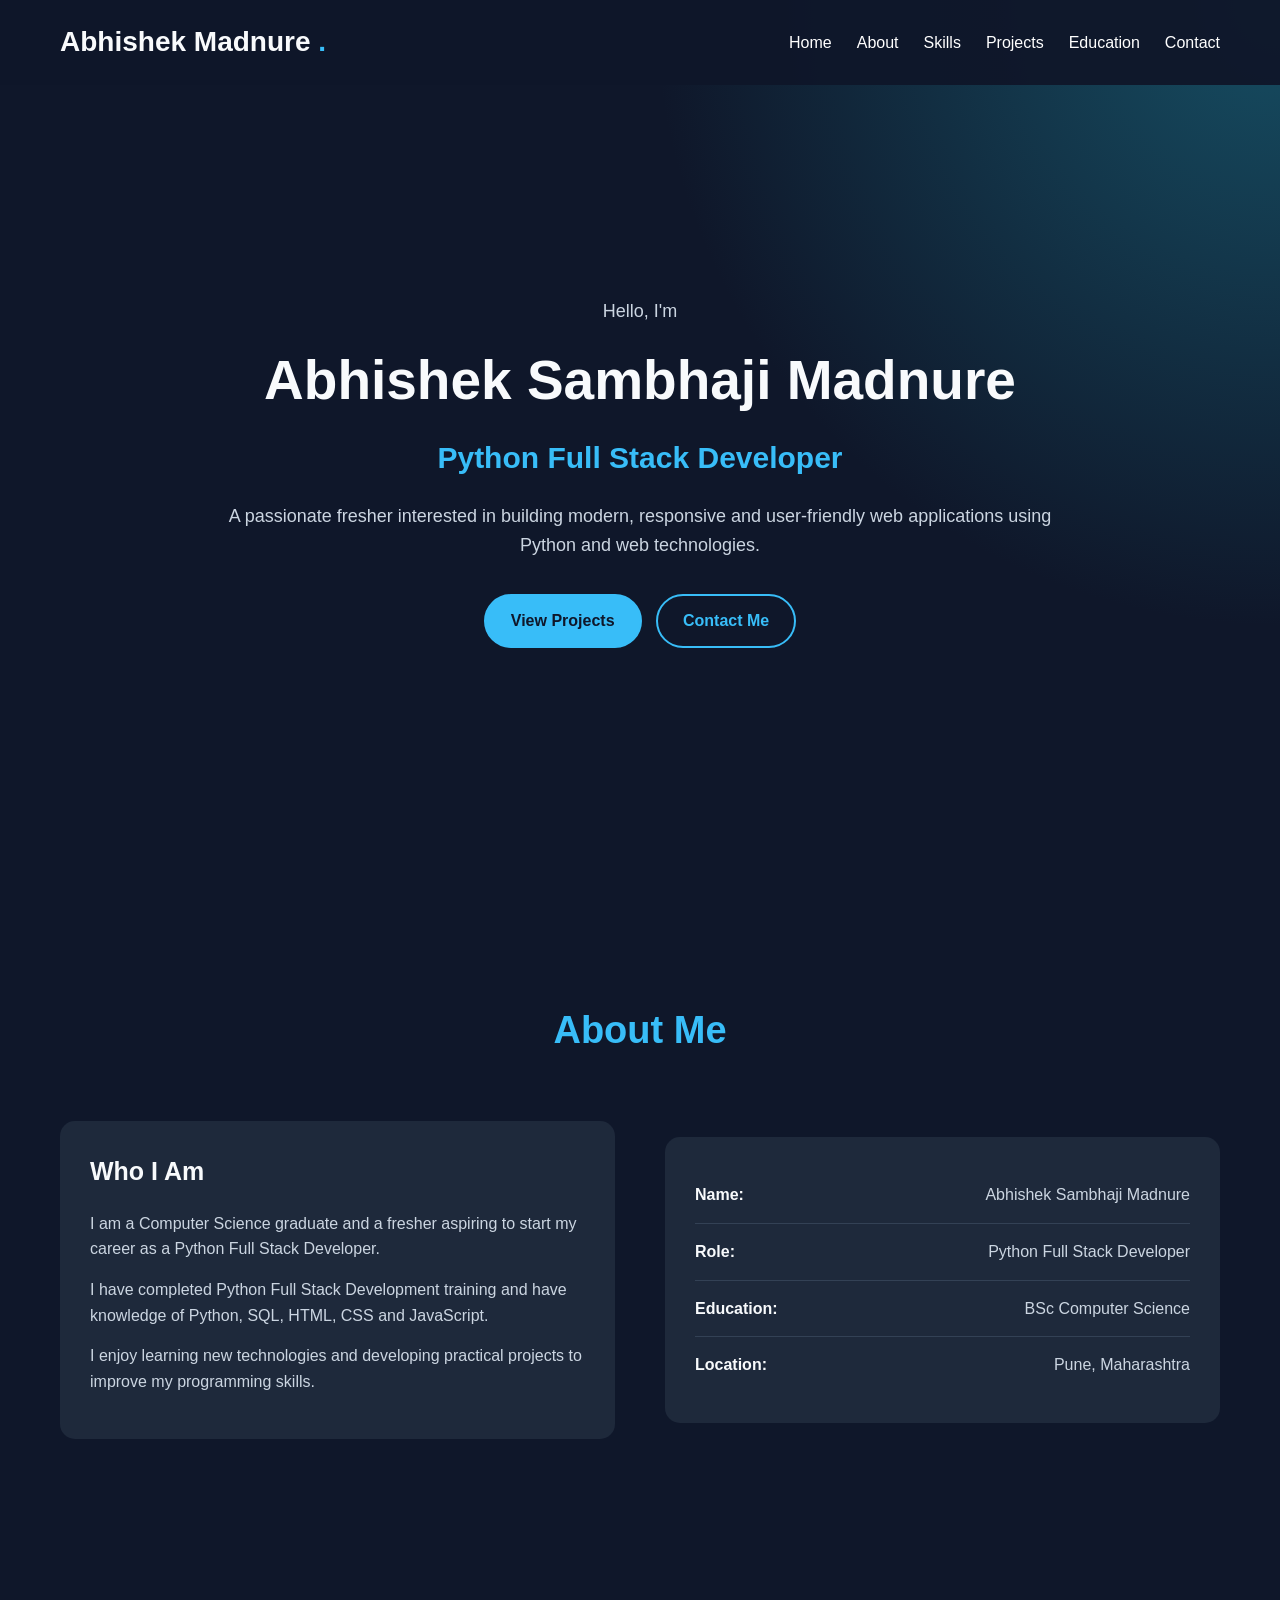
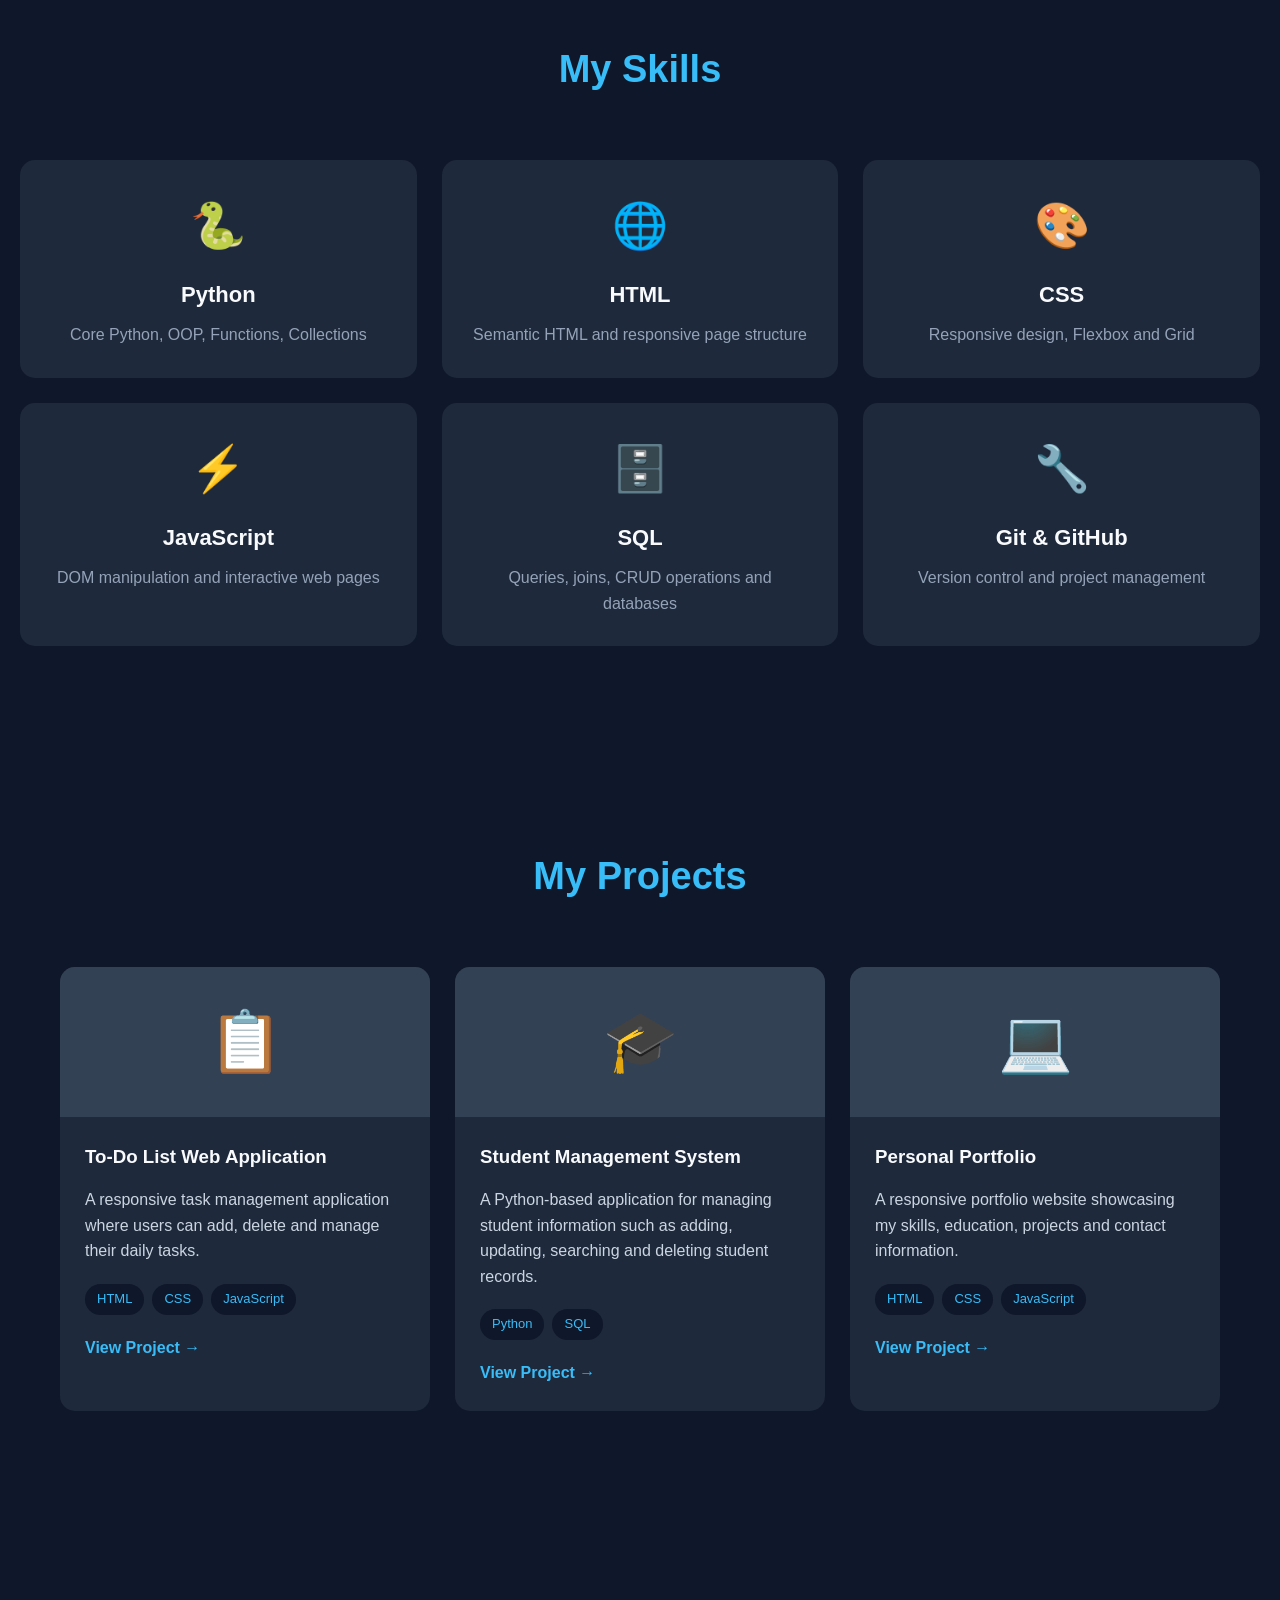
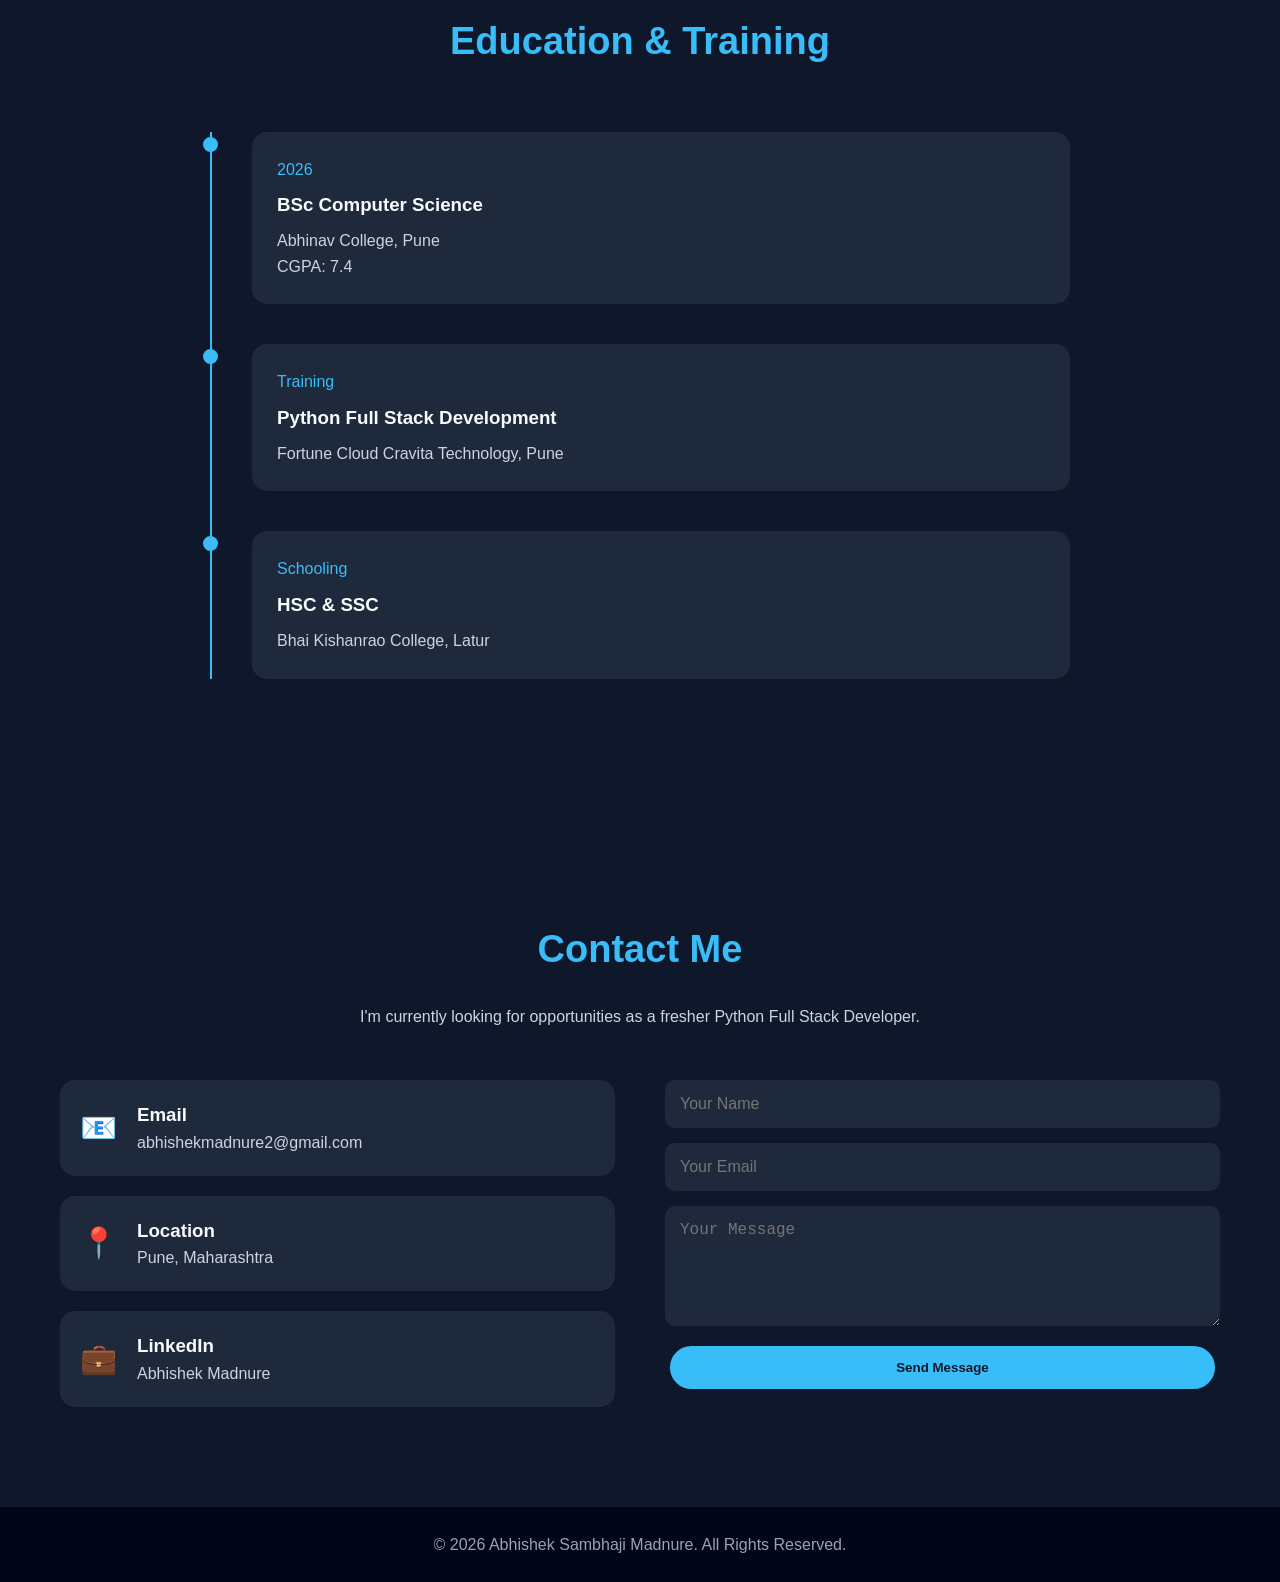
<file: index.html>
<!DOCTYPE html>
<html lang="en">
<head>
    <meta charset="UTF-8">
    <meta name="viewport" content="width=device-width, initial-scale=1.0">

    <title> my portfolio </title>

    <link rel="stylesheet" href="style.css">
</head>

<body>

    <!-- Navigation -->
    <header>
        <nav class="navbar">

            <div class="logo">Abhishek Madnure <span>.</span></div>

            <ul class="nav-links" id="navLinks">
                <li><a href="#home">Home</a></li>
                <li><a href="#about">About</a></li>
                <li><a href="#skills">Skills</a></li>
                <li><a href="#projects">Projects</a></li>
                <li><a href="#education">Education</a></li>
                <li><a href="#contact">Contact</a></li>
            </ul>

            <button class="menu-btn" id="menuBtn">☰</button>

        </nav>
    </header>


    <!-- Home -->
    <section id="home" class="hero">

        <div class="hero-content">

            <p class="hello">Hello, I'm</p>

            <h1>Abhishek Sambhaji Madnure</h1>

            <h2>Python Full Stack Developer</h2>

            <p>
                A passionate fresher interested in building modern,
                responsive and user-friendly web applications using
                Python and web technologies.
            </p>

            <div class="buttons">
                <a href="#projects" class="btn">View Projects</a>
                <a href="#contact" class="btn secondary">Contact Me</a>
            </div>

        </div>

    </section>


    <!-- About -->
    <section id="about" class="section">

        <h2 class="section-title">About Me</h2>

        <div class="about-container">

            <div class="about-card">
                <h3>Who I Am</h3>

                <p>
                    I am a Computer Science graduate and a fresher
                    aspiring to start my career as a Python Full Stack
                    Developer.
                </p>

                <p>
                    I have completed Python Full Stack Development
                    training and have knowledge of Python, SQL,
                    HTML, CSS and JavaScript.
                </p>

                <p>
                    I enjoy learning new technologies and developing
                    practical projects to improve my programming skills.
                </p>
            </div>

            <div class="about-info">

                <div>
                    <strong>Name:</strong>
                    <span>Abhishek Sambhaji Madnure</span>
                </div>

                <div>
                    <strong>Role:</strong>
                    <span>Python Full Stack Developer</span>
                </div>

                <div>
                    <strong>Education:</strong>
                    <span>BSc Computer Science</span>
                </div>

                <div>
                    <strong>Location:</strong>
                    <span>Pune, Maharashtra</span>
                </div>

            </div>

        </div>

    </section>


    <!-- Skills -->
    <section id="skills" class="section skills-section">

        <h2 class="section-title">My Skills</h2>

        <div class="skills-container">

            <div class="skill-card">
                <div class="skill-icon">🐍</div>
                <h3>Python</h3>
                <p>Core Python, OOP, Functions, Collections</p>
            </div>

            <div class="skill-card">
                <div class="skill-icon">🌐</div>
                <h3>HTML</h3>
                <p>Semantic HTML and responsive page structure</p>
            </div>

            <div class="skill-card">
                <div class="skill-icon">🎨</div>
                <h3>CSS</h3>
                <p>Responsive design, Flexbox and Grid</p>
            </div>

            <div class="skill-card">
                <div class="skill-icon">⚡</div>
                <h3>JavaScript</h3>
                <p>DOM manipulation and interactive web pages</p>
            </div>

            <div class="skill-card">
                <div class="skill-icon">🗄️</div>
                <h3>SQL</h3>
                <p>Queries, joins, CRUD operations and databases</p>
            </div>

            <div class="skill-card">
                <div class="skill-icon">🔧</div>
                <h3>Git & GitHub</h3>
                <p>Version control and project management</p>
            </div>

        </div>

    </section>


    <!-- Projects -->
    <section id="projects" class="section">

        <h2 class="section-title">My Projects</h2>

        <div class="projects-container">

            <div class="project-card">

                <div class="project-image">
                    📋
                </div>

                <div class="project-content">

                    <h3>To-Do List Web Application</h3>

                    <p>
                        A responsive task management application
                        where users can add, delete and manage their
                        daily tasks.
                    </p>

                    <div class="technologies">
                        <span>HTML</span>
                        <span>CSS</span>
                        <span>JavaScript</span>
                    </div>

                    <a href="#" class="project-link">
                        View Project →
                    </a>

                </div>

            </div>


            <div class="project-card">

                <div class="project-image">
                    🎓
                </div>

                <div class="project-content">

                    <h3>Student Management System</h3>

                    <p>
                        A Python-based application for managing
                        student information such as adding, updating,
                        searching and deleting student records.
                    </p>

                    <div class="technologies">
                        <span>Python</span>
                        <span>SQL</span>
                    </div>

                    <a href="#" class="project-link">
                        View Project →
                    </a>

                </div>

            </div>


            <div class="project-card">

                <div class="project-image">
                    💻
                </div>

                <div class="project-content">

                    <h3>Personal Portfolio</h3>

                    <p>
                        A responsive portfolio website showcasing
                        my skills, education, projects and contact
                        information.
                    </p>

                    <div class="technologies">
                        <span>HTML</span>
                        <span>CSS</span>
                        <span>JavaScript</span>
                    </div>

                    <a href="#" class="project-link">
                        View Project →
                    </a>

                </div>

            </div>

        </div>

    </section>


    <!-- Education -->
    <section id="education" class="section education-section">

        <h2 class="section-title">Education & Training</h2>

        <div class="timeline">

            <div class="timeline-item">

                <div class="timeline-dot"></div>

                <div class="timeline-content">

                    <span>2026</span>

                    <h3>BSc Computer Science</h3>

                    <p>
                        Abhinav College, Pune
                    </p>

                    <p>
                        CGPA: 7.4
                    </p>

                </div>

            </div>


            <div class="timeline-item">

                <div class="timeline-dot"></div>

                <div class="timeline-content">

                    <span>Training</span>

                    <h3>Python Full Stack Development</h3>

                    <p>
                        Fortune Cloud Cravita Technology, Pune
                    </p>

                </div>

            </div>


            <div class="timeline-item">

                <div class="timeline-dot"></div>

                <div class="timeline-content">

                    <span>Schooling</span>

                    <h3>HSC & SSC</h3>

                    <p>
                        Bhai Kishanrao College, Latur
                    </p>

                </div>

            </div>

        </div>

    </section>


    <!-- Contact -->
    <section id="contact" class="section contact-section">

        <h2 class="section-title">Contact Me</h2>

        <p class="contact-intro">
            I'm currently looking for opportunities as a fresher
            Python Full Stack Developer.
        </p>

        <div class="contact-container">

            <div class="contact-info">

                <div class="contact-item">
                    <span>📧</span>
                    <div>
                        <h3>Email</h3>
                        <p>abhishekmadnure2@gmail.com</p>
                    </div>
                </div>

                <div class="contact-item">
                    <span>📍</span>
                    <div>
                        <h3>Location</h3>
                        <p>Pune, Maharashtra</p>
                    </div>
                </div>

                <div class="contact-item">
                    <span>💼</span>
                    <div>
                        <h3>LinkedIn</h3>
                        <p>Abhishek Madnure</p>
                    </div>
                </div>

            </div>


            <form id="contactForm">

                <input
                    type="text"
                    id="name"
                    placeholder="Your Name"
                    required
                >

                <input
                    type="email"
                    id="email"
                    placeholder="Your Email"
                    required
                >

                <textarea
                    id="message"
                    rows="5"
                    placeholder="Your Message"
                    required
                ></textarea>

                <button type="submit" class="btn">
                    Send Message
                </button>

            </form>

        </div>

    </section>


    <!-- Footer -->
    <footer>

        <p>
            © <span id="year"></span> Abhishek Sambhaji Madnure.
            All Rights Reserved.
        </p>

    </footer>


    <script src="script.js"></script>

</body>
</html>
</file>
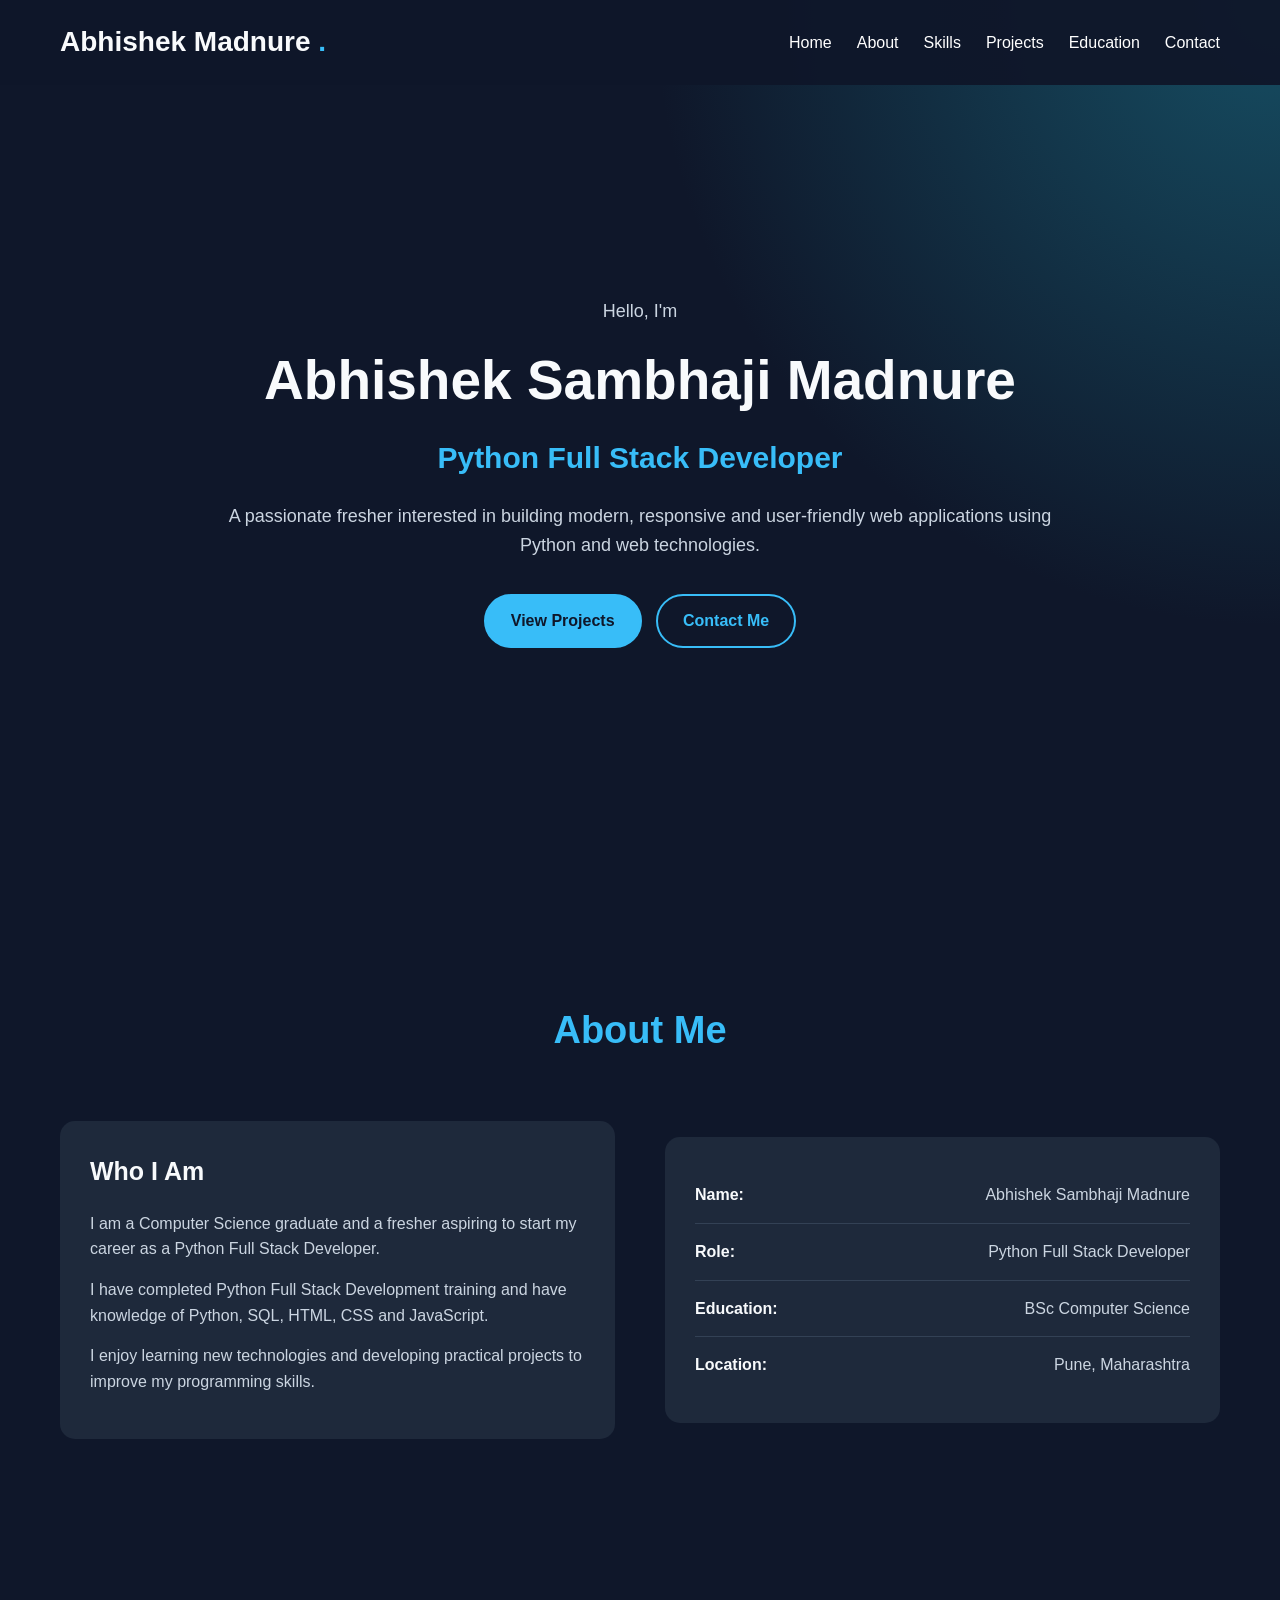
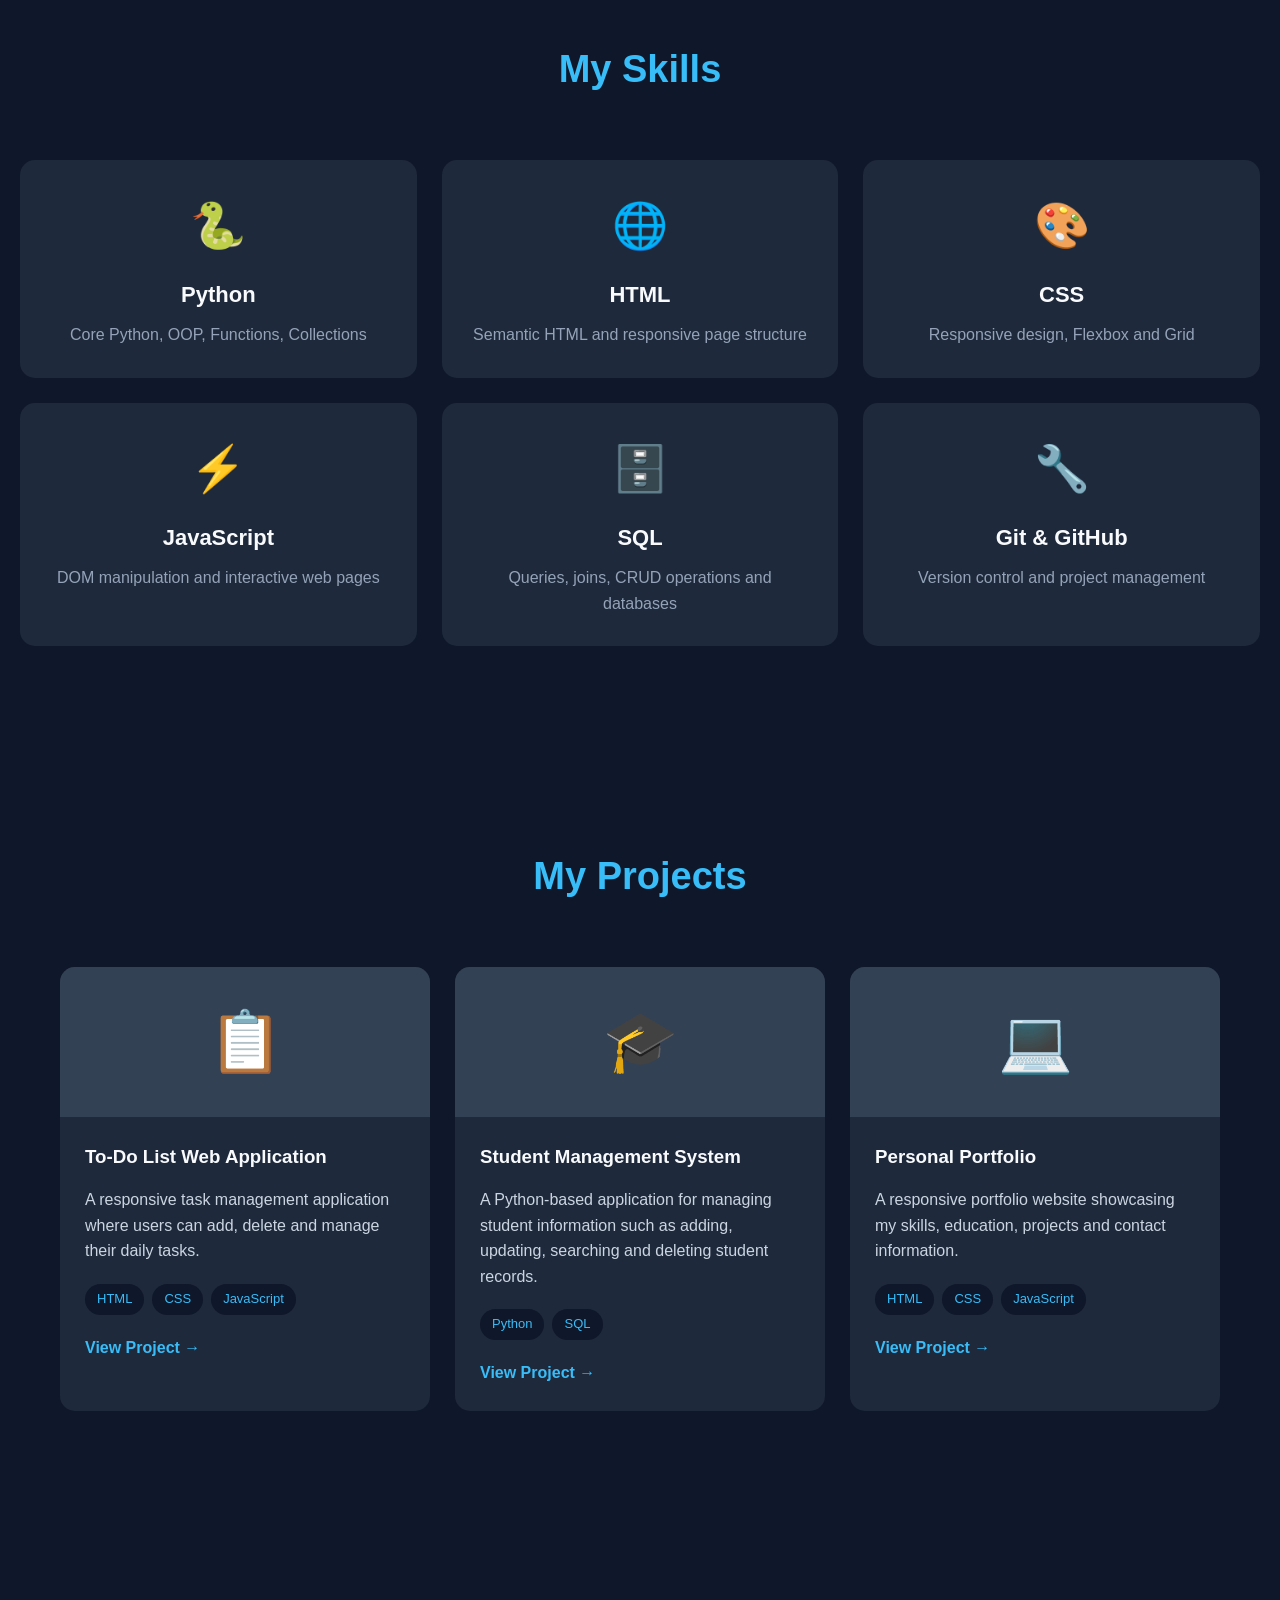
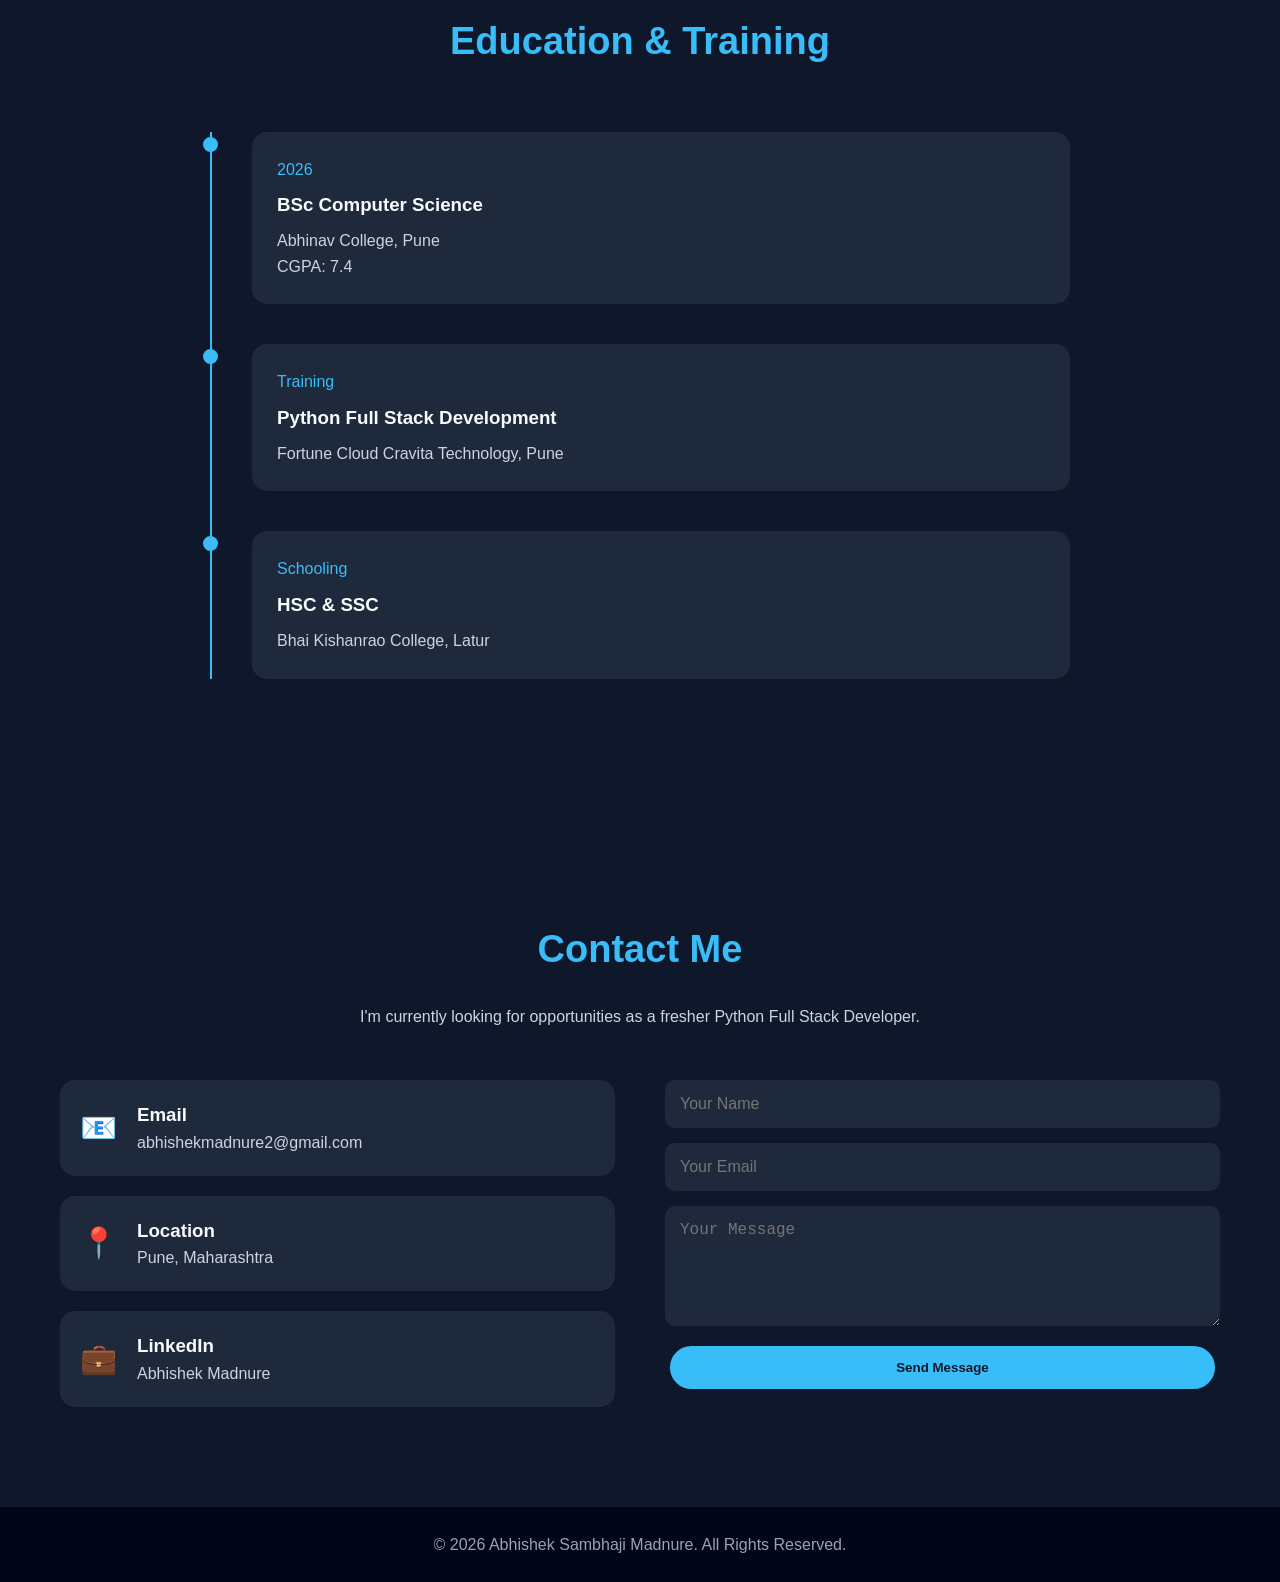
<file: structure.html>
<!DOCTYPE html>
<html lang="en">
<head>
    <meta charset="UTF-8">
    <meta name="viewport" content="width=device-width, initial-scale=1.0">

    <title> my portfolio </title>

    <link rel="stylesheet" href="style.css">
</head>

<body>

    <!-- Navigation -->
    <header>
        <nav class="navbar">

            <div class="logo">Abhishek Madnure <span>.</span></div>

            <ul class="nav-links" id="navLinks">
                <li><a href="#home">Home</a></li>
                <li><a href="#about">About</a></li>
                <li><a href="#skills">Skills</a></li>
                <li><a href="#projects">Projects</a></li>
                <li><a href="#education">Education</a></li>
                <li><a href="#contact">Contact</a></li>
            </ul>

            <button class="menu-btn" id="menuBtn">☰</button>

        </nav>
    </header>


    <!-- Home -->
    <section id="home" class="hero">

        <div class="hero-content">

            <p class="hello">Hello, I'm</p>

            <h1>Abhishek Sambhaji Madnure</h1>

            <h2>Python Full Stack Developer</h2>

            <p>
                A passionate fresher interested in building modern,
                responsive and user-friendly web applications using
                Python and web technologies.
            </p>

            <div class="buttons">
                <a href="#projects" class="btn">View Projects</a>
                <a href="#contact" class="btn secondary">Contact Me</a>
            </div>

        </div>

    </section>


    <!-- About -->
    <section id="about" class="section">

        <h2 class="section-title">About Me</h2>

        <div class="about-container">

            <div class="about-card">
                <h3>Who I Am</h3>

                <p>
                    I am a Computer Science graduate and a fresher
                    aspiring to start my career as a Python Full Stack
                    Developer.
                </p>

                <p>
                    I have completed Python Full Stack Development
                    training and have knowledge of Python, SQL,
                    HTML, CSS and JavaScript.
                </p>

                <p>
                    I enjoy learning new technologies and developing
                    practical projects to improve my programming skills.
                </p>
            </div>

            <div class="about-info">

                <div>
                    <strong>Name:</strong>
                    <span>Abhishek Sambhaji Madnure</span>
                </div>

                <div>
                    <strong>Role:</strong>
                    <span>Python Full Stack Developer</span>
                </div>

                <div>
                    <strong>Education:</strong>
                    <span>BSc Computer Science</span>
                </div>

                <div>
                    <strong>Location:</strong>
                    <span>Pune, Maharashtra</span>
                </div>

            </div>

        </div>

    </section>


    <!-- Skills -->
    <section id="skills" class="section skills-section">

        <h2 class="section-title">My Skills</h2>

        <div class="skills-container">

            <div class="skill-card">
                <div class="skill-icon">🐍</div>
                <h3>Python</h3>
                <p>Core Python, OOP, Functions, Collections</p>
            </div>

            <div class="skill-card">
                <div class="skill-icon">🌐</div>
                <h3>HTML</h3>
                <p>Semantic HTML and responsive page structure</p>
            </div>

            <div class="skill-card">
                <div class="skill-icon">🎨</div>
                <h3>CSS</h3>
                <p>Responsive design, Flexbox and Grid</p>
            </div>

            <div class="skill-card">
                <div class="skill-icon">⚡</div>
                <h3>JavaScript</h3>
                <p>DOM manipulation and interactive web pages</p>
            </div>

            <div class="skill-card">
                <div class="skill-icon">🗄️</div>
                <h3>SQL</h3>
                <p>Queries, joins, CRUD operations and databases</p>
            </div>

            <div class="skill-card">
                <div class="skill-icon">🔧</div>
                <h3>Git & GitHub</h3>
                <p>Version control and project management</p>
            </div>

        </div>

    </section>


    <!-- Projects -->
    <section id="projects" class="section">

        <h2 class="section-title">My Projects</h2>

        <div class="projects-container">

            <div class="project-card">

                <div class="project-image">
                    📋
                </div>

                <div class="project-content">

                    <h3>To-Do List Web Application</h3>

                    <p>
                        A responsive task management application
                        where users can add, delete and manage their
                        daily tasks.
                    </p>

                    <div class="technologies">
                        <span>HTML</span>
                        <span>CSS</span>
                        <span>JavaScript</span>
                    </div>

                    <a href="#" class="project-link">
                        View Project →
                    </a>

                </div>

            </div>


            <div class="project-card">

                <div class="project-image">
                    🎓
                </div>

                <div class="project-content">

                    <h3>Student Management System</h3>

                    <p>
                        A Python-based application for managing
                        student information such as adding, updating,
                        searching and deleting student records.
                    </p>

                    <div class="technologies">
                        <span>Python</span>
                        <span>SQL</span>
                    </div>

                    <a href="#" class="project-link">
                        View Project →
                    </a>

                </div>

            </div>


            <div class="project-card">

                <div class="project-image">
                    💻
                </div>

                <div class="project-content">

                    <h3>Personal Portfolio</h3>

                    <p>
                        A responsive portfolio website showcasing
                        my skills, education, projects and contact
                        information.
                    </p>

                    <div class="technologies">
                        <span>HTML</span>
                        <span>CSS</span>
                        <span>JavaScript</span>
                    </div>

                    <a href="#" class="project-link">
                        View Project →
                    </a>

                </div>

            </div>

        </div>

    </section>


    <!-- Education -->
    <section id="education" class="section education-section">

        <h2 class="section-title">Education & Training</h2>

        <div class="timeline">

            <div class="timeline-item">

                <div class="timeline-dot"></div>

                <div class="timeline-content">

                    <span>2026</span>

                    <h3>BSc Computer Science</h3>

                    <p>
                        Abhinav College, Pune
                    </p>

                    <p>
                        CGPA: 7.4
                    </p>

                </div>

            </div>


            <div class="timeline-item">

                <div class="timeline-dot"></div>

                <div class="timeline-content">

                    <span>Training</span>

                    <h3>Python Full Stack Development</h3>

                    <p>
                        Fortune Cloud Cravita Technology, Pune
                    </p>

                </div>

            </div>


            <div class="timeline-item">

                <div class="timeline-dot"></div>

                <div class="timeline-content">

                    <span>Schooling</span>

                    <h3>HSC & SSC</h3>

                    <p>
                        Bhai Kishanrao College, Latur
                    </p>

                </div>

            </div>

        </div>

    </section>


    <!-- Contact -->
    <section id="contact" class="section contact-section">

        <h2 class="section-title">Contact Me</h2>

        <p class="contact-intro">
            I'm currently looking for opportunities as a fresher
            Python Full Stack Developer.
        </p>

        <div class="contact-container">

            <div class="contact-info">

                <div class="contact-item">
                    <span>📧</span>
                    <div>
                        <h3>Email</h3>
                        <p>abhishekmadnure2@gmail.com</p>
                    </div>
                </div>

                <div class="contact-item">
                    <span>📍</span>
                    <div>
                        <h3>Location</h3>
                        <p>Pune, Maharashtra</p>
                    </div>
                </div>

                <div class="contact-item">
                    <span>💼</span>
                    <div>
                        <h3>LinkedIn</h3>
                        <p>Abhishek Madnure</p>
                    </div>
                </div>

            </div>


            <form id="contactForm">

                <input
                    type="text"
                    id="name"
                    placeholder="Your Name"
                    required
                >

                <input
                    type="email"
                    id="email"
                    placeholder="Your Email"
                    required
                >

                <textarea
                    id="message"
                    rows="5"
                    placeholder="Your Message"
                    required
                ></textarea>

                <button type="submit" class="btn">
                    Send Message
                </button>

            </form>

        </div>

    </section>


    <!-- Footer -->
    <footer>

        <p>
            © <span id="year"></span> Abhishek Sambhaji Madnure.
            All Rights Reserved.
        </p>

    </footer>


    <script src="script.js"></script>

</body>
</html>
</file>
<file: style.css>
* {
    margin: 0;
    padding: 0;
    box-sizing: border-box;
}

html {
    scroll-behavior: smooth;
}

body {
    font-family: Arial, sans-serif;
    background: #0f172a;
    color: #f8fafc;
    line-height: 1.6;
}

/* Navbar */

header {
    position: fixed;
    width: 100%;
    top: 0;
    z-index: 1000;
    background: rgba(15, 23, 42, 0.95);
}

.navbar {
    max-width: 1200px;
    margin: auto;
    padding: 20px;
    display: flex;
    align-items: center;
    justify-content: space-between;
}

.logo {
    font-size: 28px;
    font-weight: bold;
}

.logo span {
    color: #38bdf8;
}

.nav-links {
    display: flex;
    gap: 25px;
    list-style: none;
}

.nav-links a {
    color: white;
    text-decoration: none;
    font-weight: 500;
    transition: 0.3s;
}

.nav-links a:hover {
    color: #38bdf8;
}

.menu-btn {
    display: none;
    background: none;
    border: none;
    color: white;
    font-size: 28px;
    cursor: pointer;
}


/* Hero */

.hero {
    min-height: 100vh;
    display: flex;
    align-items: center;
    justify-content: center;
    text-align: center;
    padding: 100px 20px 50px;

    background:
        radial-gradient(circle at top right,
        #164e63,
        transparent 40%);
}

.hero-content {
    max-width: 850px;
}

.hello {
    color: #38bdf8;
    font-size: 22px;
    margin-bottom: 10px;
}

.hero h1 {
    font-size: 55px;
    margin-bottom: 10px;
}

.hero h2 {
    font-size: 30px;
    color: #38bdf8;
    margin-bottom: 20px;
}

.hero p {
    font-size: 18px;
    color: #cbd5e1;
}

.buttons {
    margin-top: 30px;
}

.btn {
    display: inline-block;
    padding: 12px 25px;
    margin: 5px;
    border: 2px solid #38bdf8;
    border-radius: 30px;
    background: #38bdf8;
    color: #0f172a;
    text-decoration: none;
    font-weight: bold;
    cursor: pointer;
    transition: 0.3s;
}

.btn:hover {
    transform: translateY(-3px);
    background: transparent;
    color: #38bdf8;
}

.btn.secondary {
    background: transparent;
    color: #38bdf8;
}


/* Sections */

.section {
    max-width: 1200px;
    margin: auto;
    padding: 100px 20px;
}

.section-title {
    text-align: center;
    font-size: 38px;
    margin-bottom: 60px;
    color: #38bdf8;
}


/* About */

.about-container {
    display: grid;
    grid-template-columns: 1fr 1fr;
    gap: 50px;
    align-items: center;
}

.about-card,
.about-info {
    background: #1e293b;
    padding: 30px;
    border-radius: 15px;
}

.about-card h3 {
    font-size: 25px;
    margin-bottom: 20px;
}

.about-card p {
    color: #cbd5e1;
    margin-bottom: 15px;
}

.about-info div {
    display: flex;
    justify-content: space-between;
    gap: 20px;
    padding: 15px 0;
    border-bottom: 1px solid #334155;
}

.about-info div:last-child {
    border-bottom: none;
}

.about-info span {
    color: #cbd5e1;
}


/* Skills */

.skills-section {
    max-width: 1400px;
}

.skills-container {
    display: grid;
    grid-template-columns: repeat(3, 1fr);
    gap: 25px;
}

.skill-card {
    background: #1e293b;
    padding: 30px;
    text-align: center;
    border-radius: 15px;
    transition: 0.3s;
}

.skill-card:hover {
    transform: translateY(-8px);
}

.skill-icon {
    font-size: 45px;
    margin-bottom: 15px;
}

.skill-card h3 {
    font-size: 22px;
    margin-bottom: 10px;
}

.skill-card p {
    color: #94a3b8;
}


/* Projects */

.projects-container {
    display: grid;
    grid-template-columns: repeat(3, 1fr);
    gap: 25px;
}

.project-card {
    background: #1e293b;
    border-radius: 15px;
    overflow: hidden;
    transition: 0.3s;
}

.project-card:hover {
    transform: translateY(-8px);
}

.project-image {
    height: 150px;
    display: flex;
    align-items: center;
    justify-content: center;
    font-size: 60px;
    background: #334155;
}

.project-content {
    padding: 25px;
}

.project-content h3 {
    margin-bottom: 15px;
}

.project-content p {
    color: #cbd5e1;
    margin-bottom: 20px;
}

.technologies {
    display: flex;
    flex-wrap: wrap;
    gap: 8px;
    margin-bottom: 20px;
}

.technologies span {
    padding: 5px 12px;
    border-radius: 20px;
    background: #0f172a;
    color: #38bdf8;
    font-size: 13px;
}

.project-link {
    color: #38bdf8;
    text-decoration: none;
    font-weight: bold;
}


/* Education */

.education-section {
    max-width: 900px;
}

.timeline {
    position: relative;
    padding-left: 40px;
    border-left: 2px solid #38bdf8;
}

.timeline-item {
    position: relative;
    margin-bottom: 40px;
}

.timeline-dot {
    position: absolute;
    width: 15px;
    height: 15px;
    border-radius: 50%;
    background: #38bdf8;
    left: -49px;
    top: 5px;
}

.timeline-content {
    background: #1e293b;
    padding: 25px;
    border-radius: 15px;
}

.timeline-content span {
    color: #38bdf8;
}

.timeline-content h3 {
    margin: 8px 0;
}

.timeline-content p {
    color: #cbd5e1;
}


/* Contact */

.contact-intro {
    text-align: center;
    color: #cbd5e1;
    margin-top: -35px;
    margin-bottom: 50px;
}

.contact-container {
    display: grid;
    grid-template-columns: 1fr 1fr;
    gap: 50px;
}

.contact-info {
    display: flex;
    flex-direction: column;
    gap: 20px;
}

.contact-item {
    display: flex;
    gap: 20px;
    align-items: center;
    background: #1e293b;
    padding: 20px;
    border-radius: 15px;
}

.contact-item > span {
    font-size: 30px;
}

.contact-item p {
    color: #cbd5e1;
}

#contactForm {
    display: flex;
    flex-direction: column;
    gap: 15px;
}

#contactForm input,
#contactForm textarea {
    width: 100%;
    padding: 15px;
    border: none;
    outline: none;
    border-radius: 10px;
    background: #1e293b;
    color: white;
    font-size: 16px;
}

#contactForm textarea {
    resize: vertical;
}


/* Footer */

footer {
    text-align: center;
    padding: 25px;
    background: #020617;
    color: #94a3b8;
}


/* Mobile */

@media (max-width: 768px) {

    .nav-links {
        position: absolute;
        top: 70px;
        right: 20px;
        width: 220px;

        display: none;
        flex-direction: column;
        gap: 0;

        background: #1e293b;
        border-radius: 10px;
        padding: 15px;
    }

    .nav-links.active {
        display: flex;
    }

    .nav-links li {
        padding: 12px;
    }

    .menu-btn {
        display: block;
    }

    .hero h1 {
        font-size: 38px;
    }

    .hero h2 {
        font-size: 23px;
    }

    .about-container,
    .contact-container {
        grid-template-columns: 1fr;
    }

    .skills-container,
    .projects-container {
        grid-template-columns: 1fr;
    }

    .section {
        padding: 80px 20px;
    }

    .section-title {
        font-size: 32px;
    }
}
</file>
